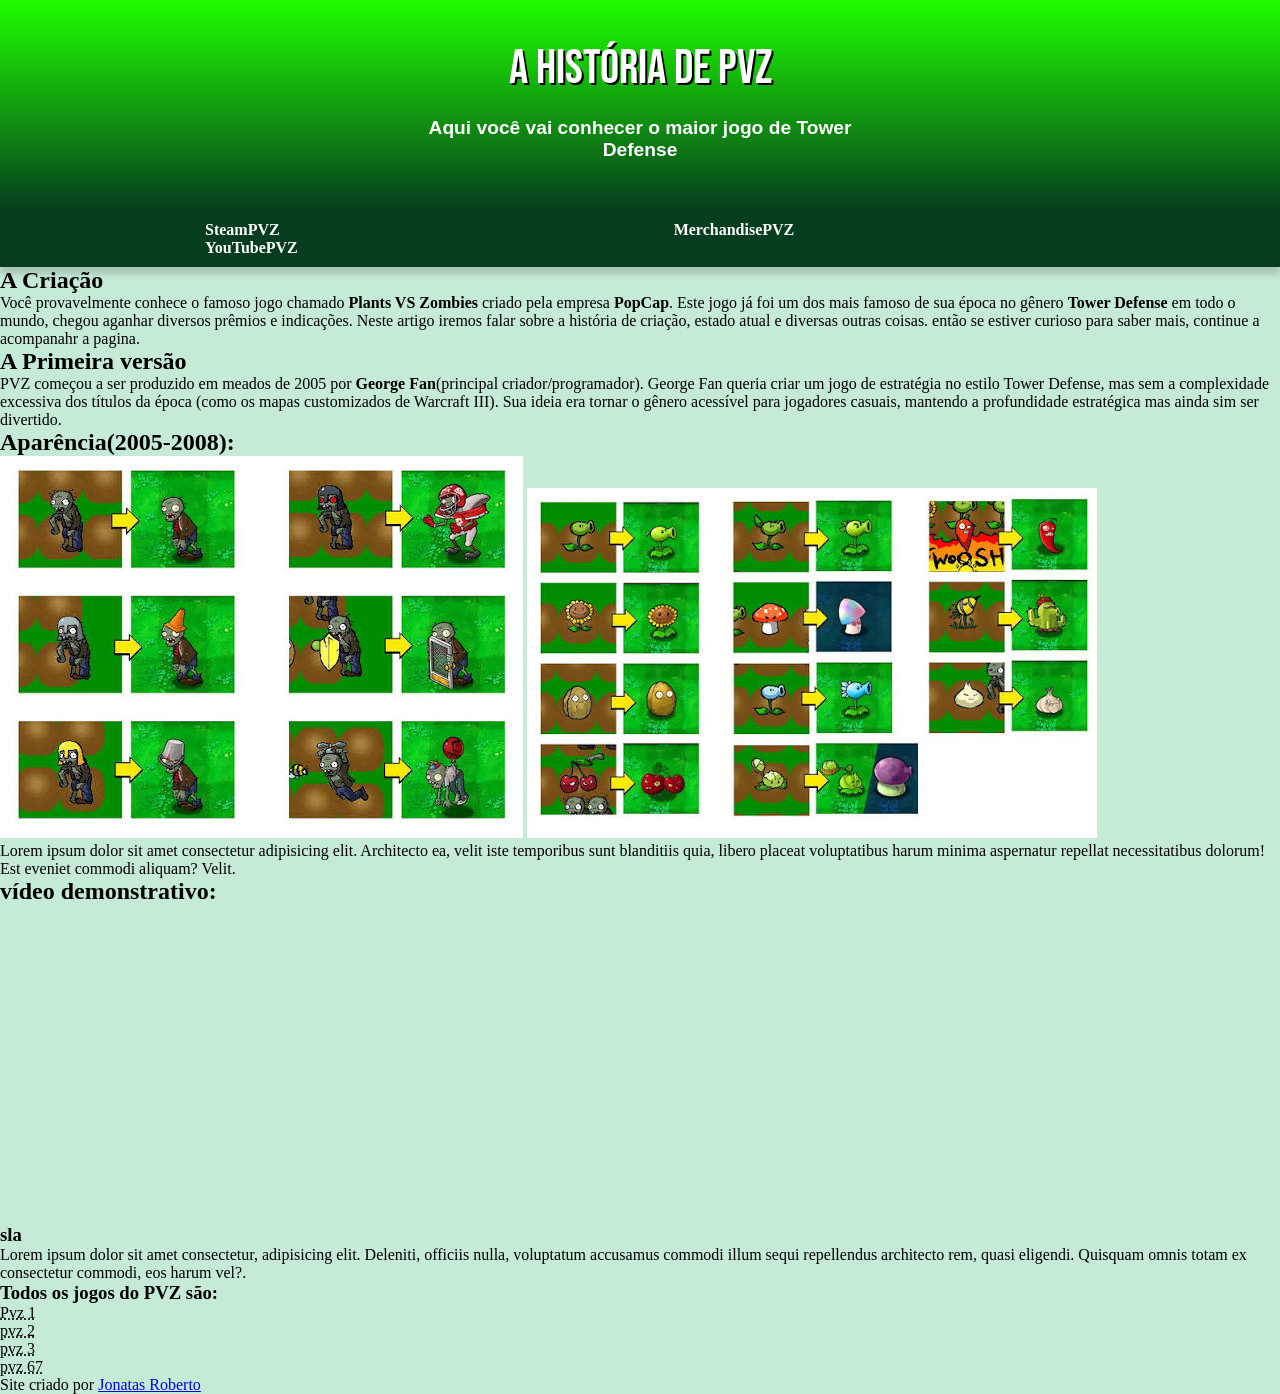
<file: frontend/index.html>
<!DOCTYPE html>
<html lang="pt-br">
<head>
    <meta charset="UTF-8">
    <meta name="viewport" content="width=device-width, initial-scale=1.0">
    <link rel="shortcut icon" href="primal sun flower/peashooter.ico" type="image/x-icon">
    <title>A História do PVZ</title>
    <link rel="stylesheet" href="estilo/style.CSS">
</head>
<body>
    <header><h1>A História de PVZ</h1>
    <p><strong>Aqui você vai conhecer o maior jogo de Tower Defense</strong></p></header>
    <nav>
        <a href="https://store.steampowered.com/app/3590/Plants_vs_Zombies_GOTY_Edition/">SteamPVZ</a>
        <a href="https://youtooz.com/collections/plants-vs-zombies?srsltid=AU7gw4WsgpcXF_gKHAP5e0-0diN-7Wm3K2Yk-ECMkCXltiCTGUeqhSZ3">MerchandisePVZ</a>
        <a href="https://www.youtube.com/watch?v=Y2Jy4aMj77Y">YouTubePVZ</a>
    </nav>
    <main>
        <article>
            <h1>A Criação</h1>
            <p>Você provavelmente conhece o famoso jogo chamado <strong>Plants VS Zombies</strong> criado pela empresa <strong>PopCap</strong>. Este jogo já foi um dos mais famoso de sua época no gênero <strong>Tower Defense</strong> em todo o mundo, chegou aganhar diversos prêmios e indicações. Neste artigo iremos falar sobre a história de criação, estado atual e diversas outras coisas. então se estiver curioso para saber mais, continue a acompanahr a pagina. </p>

            <h2>A Primeira versão</h2>

            <p>PVZ começou a ser produzido em meados de 2005 por <strong>George Fan</strong>(principal criador/programador). George Fan queria criar um jogo de estratégia no estilo Tower Defense, mas sem a complexidade excessiva dos títulos da época (como os mapas customizados de Warcraft III). Sua ideia era tornar o gênero acessível para jogadores casuais, mantendo a profundidade estratégica mas ainda sim ser divertido. </p>
            <h2>Aparência(2005-2008):</h2>
            <picture>
                <source media="(min-width:1000px)" srcset="">
                <img src="imagens/imagem2.jpeg" alt="Pri,eira tela de carregamento">
            <source media="(1000px)" srcset="">
        <img src="imagens/images (1).jpeg" alt=""></picture>
        <p>Lorem ipsum dolor sit amet consectetur adipisicing elit. Architecto ea, velit iste temporibus sunt blanditiis quia, libero placeat voluptatibus harum minima aspernatur repellat necessitatibus dolorum! Est eveniet commodi aliquam? Velit.</p>

        <h2>vídeo demonstrativo:</h2>

       



        </article>


        <div id="video">
            <iframe width="560" height="315" src="https://www.youtube.com/embed/xNQNAk6aFUU?si=QjUH35ogDPHR9hcx" title="YouTube video player" frameborder="0" allow="accelerometer; autoplay; clipboard-write; encrypted-media; gyroscope; picture-in-picture; web-share" referrerpolicy="strict-origin-when-cross-origin" allowfullscreen></iframe>
            </div>
            <aside>
            <h3>sla</h3>
            <p>Lorem ipsum dolor sit amet consectetur, adipisicing elit. Deleniti, officiis nulla, voluptatum accusamus commodi illum sequi repellendus architecto rem, quasi eligendi. Quisquam omnis totam ex consectetur commodi, eos harum vel?.</p>
            </aside>

            <h3>Todos os jogos do PVZ são:</h3>
            <ul>
                <abbr title="Bolo de copo">Pvz 1</abbr></li>
                <li>
                <abbr title="Rosquinha">pvz 2</abbr></li>
                <li>
                <abbr title="Bomba">pvz 3</abbr></li>
                <li>
                <abbr title="Iogurte congelado">pvz 67</abbr></li>

    </main>
    <footer>
        <p>Site criado por <a href="https://github.com/jjdokapa&quot; target="_blank"> Jonatas Roberto</a>
        </footer>
</body>
</html>
</file>
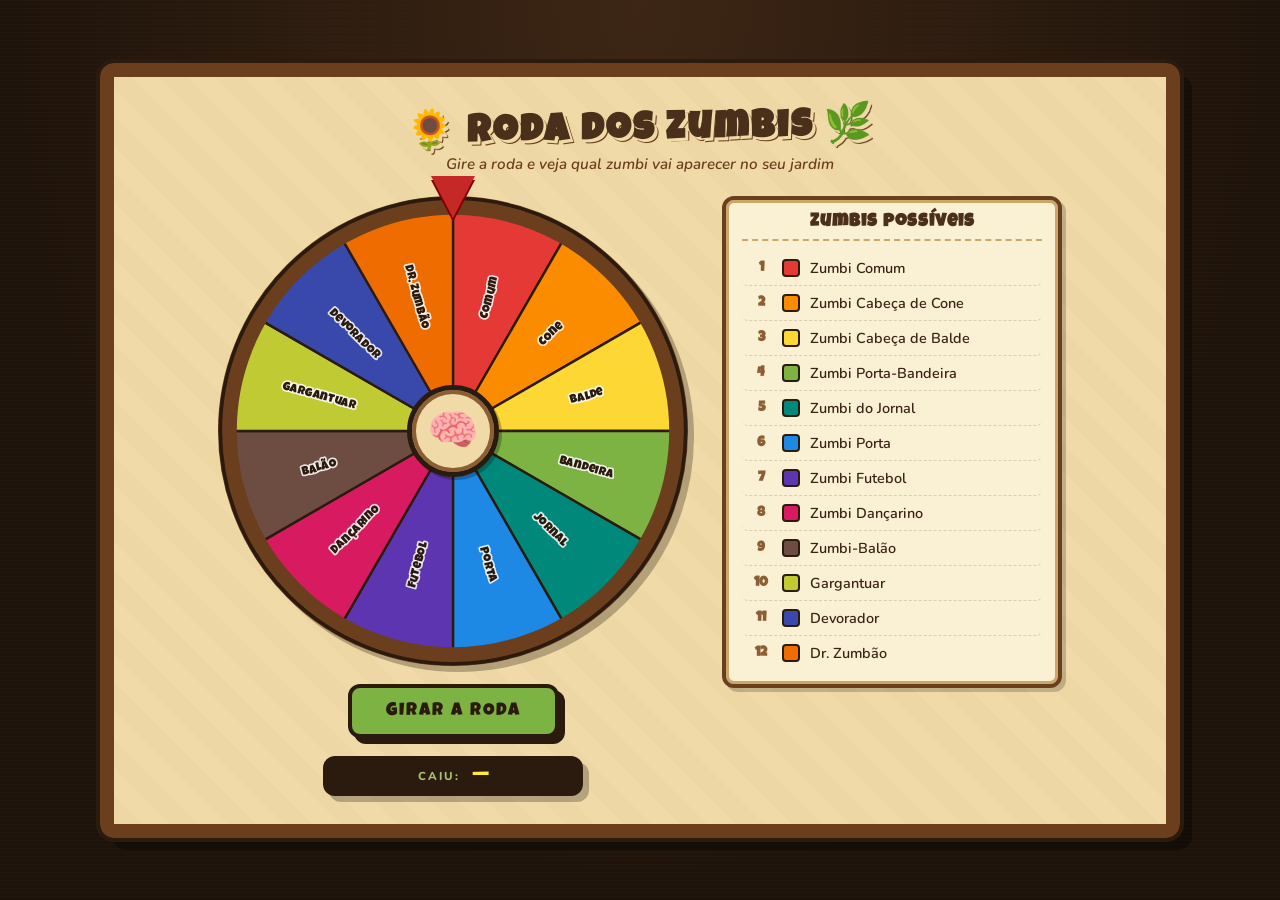
<file: frontend/pvzroleta.html>
<!DOCTYPE html>
<html lang="pt-BR">
<head>
<meta charset="UTF-8">
<meta name="viewport" content="width=device-width, initial-scale=1.0">
<title>Roda dos Zumbis · PvZ</title>
<link rel="preconnect" href="https://fonts.googleapis.com">
<link rel="preconnect" href="https://fonts.gstatic.com" crossorigin>
<link href="https://fonts.googleapis.com/css2?family=Luckiest+Guy&family=Nunito:wght@600;800&display=swap" rel="stylesheet">
<style>
  * { margin: 0; padding: 0; box-sizing: border-box; }

  html, body {
    font-family: 'Nunito', sans-serif;
    color: #2b1a0e;
  }

  body {
    background: #1e130a;
    background-image:
      radial-gradient(ellipse at top, #3d2615 0%, transparent 70%),
      repeating-linear-gradient(0deg, transparent 0 3px, rgba(255,255,255,0.015) 3px 4px);
    min-height: 100vh;
    padding: 24px;
    display: flex;
    align-items: center;
    justify-content: center;
  }

  /* Moldura de madeira com papel dentro */
  .frame {
    background: #f0dba8;
    background-image:
      repeating-linear-gradient(45deg, rgba(139,94,52,0.03) 0 20px, transparent 20px 40px);
    border: 14px solid #6b3e1e;
    outline: 4px solid #2b1a0e;
    border-radius: 14px;
    padding: 26px 28px 28px;
    box-shadow: 12px 12px 0 rgba(0,0,0,0.35);
    max-width: 1080px;
    width: 100%;
  }

  h1 {
    font-family: 'Luckiest Guy', cursive;
    font-size: 2.4rem;
    text-align: center;
    color: #4a2f1a;
    text-shadow: 3px 3px 0 #f0dba8, 4px 4px 0 #6b3e1e;
    letter-spacing: 3px;
    margin-bottom: 4px;
    transform: rotate(-1deg);
  }

  .sub {
    text-align: center;
    color: #6b3e1e;
    font-size: 0.95rem;
    font-weight: 600;
    font-style: italic;
    margin-bottom: 22px;
  }

  main {
    display: flex;
    gap: 34px;
    align-items: flex-start;
    justify-content: center;
    flex-wrap: wrap;
  }

  /* ---- Coluna da roda ---- */
  .wheel-col {
    display: flex;
    flex-direction: column;
    align-items: center;
    gap: 18px;
  }

  .wheel-wrap {
    position: relative;
    width: 470px;
    height: 470px;
    max-width: 82vw;
    max-height: 82vw;
  }

  .wheel {
    width: 100%;
    height: 100%;
    display: block;
    transition: transform 6s cubic-bezier(0.17, 0.67, 0.2, 1);
    filter: drop-shadow(6px 6px 0 rgba(43,26,14,0.3));
  }

  .hub {
    position: absolute;
    top: 50%; left: 50%;
    transform: translate(-50%, -50%);
    width: 92px; height: 92px;
    border-radius: 50%;
    background: #f0dba8;
    border: 5px solid #2b1a0e;
    box-shadow: inset 0 0 0 4px #8b5e34, 3px 3px 0 rgba(0,0,0,0.25);
    display: flex;
    align-items: center;
    justify-content: center;
    font-size: 2.6rem;
    z-index: 3;
  }

  /* Ponteiro em cima */
  .pointer {
    position: absolute;
    top: -20px;
    left: 50%;
    transform: translateX(-50%);
    width: 0; height: 0;
    border-left: 22px solid transparent;
    border-right: 22px solid transparent;
    border-top: 42px solid #c62828;
    filter: drop-shadow(0 4px 0 #7f0000);
    z-index: 4;
  }

  button {
    font-family: 'Luckiest Guy', cursive;
    font-size: 1.15rem;
    letter-spacing: 2px;
    padding: 14px 34px;
    border: 4px solid #2b1a0e;
    border-radius: 12px;
    background: #7cb342;
    color: #2b1a0e;
    cursor: pointer;
    box-shadow: 6px 6px 0 #2b1a0e;
    transition: transform 0.08s, box-shadow 0.08s, background 0.15s;
    text-transform: uppercase;
  }
  button:hover:not(:disabled) { background: #8bc34a; }
  button:active:not(:disabled) {
    transform: translate(4px, 4px);
    box-shadow: 2px 2px 0 #2b1a0e;
  }
  button:disabled {
    opacity: 0.7;
    cursor: not-allowed;
    background: #b0a08c;
  }

  .result {
    display: flex;
    align-items: center;
    gap: 12px;
    background: #2b1a0e;
    border-radius: 12px;
    padding: 10px 22px;
    min-width: 260px;
    justify-content: center;
    box-shadow: 6px 6px 0 rgba(0,0,0,0.25);
  }
  .r-label {
    font-size: 0.72rem;
    letter-spacing: 2px;
    color: #a5c46c;
    font-weight: 800;
  }
  .r-value {
    font-family: 'Luckiest Guy', cursive;
    font-size: 1.25rem;
    color: #ffeb3b;
  }

  /* ---- Coluna da tabela ---- */
  .table-col {
    flex: 1 1 280px;
    max-width: 340px;
    min-width: 260px;
    background: #faf0d4;
    border: 4px solid #6b3e1e;
    border-radius: 12px;
    padding: 14px 16px;
    box-shadow: inset 0 0 0 3px #c9a86a, 4px 4px 0 rgba(0,0,0,0.2);
  }

  .table-col h2 {
    font-family: 'Luckiest Guy', cursive;
    font-size: 1.1rem;
    color: #4a2f1a;
    text-align: center;
    margin-bottom: 10px;
    letter-spacing: 1px;
    border-bottom: 2px dashed #c9a86a;
    padding-bottom: 8px;
  }

  .zombie-list {
    list-style: none;
    max-height: 430px;
    overflow-y: auto;
  }
  .zombie-list::-webkit-scrollbar { width: 8px; }
  .zombie-list::-webkit-scrollbar-track { background: #ecdcb3; border-radius: 8px; }
  .zombie-list::-webkit-scrollbar-thumb { background: #8b5e34; border-radius: 8px; }

  .zombie-list li {
    display: flex;
    align-items: center;
    gap: 10px;
    padding: 7px 8px;
    border-bottom: 1px dashed rgba(107, 62, 30, 0.2);
    font-weight: 600;
    font-size: 0.9rem;
    color: #3a2415;
    border-radius: 6px;
    transition: background 0.15s, transform 0.15s;
  }
  .zombie-list li:last-child { border-bottom: none; }
  .zombie-list li.highlight {
    background: #ffe082;
    color: #2b1a0e;
    font-weight: 800;
    transform: scale(1.03);
    box-shadow: 2px 2px 0 #2b1a0e;
  }
  .swatch {
    width: 18px; height: 18px;
    border: 2px solid #2b1a0e;
    border-radius: 4px;
    flex-shrink: 0;
  }
  .num {
    font-family: 'Luckiest Guy', cursive;
    font-size: 0.85rem;
    color: #8b5e34;
    min-width: 22px;
    text-align: center;
  }

  @media (max-width: 820px) {
    h1 { font-size: 1.7rem; }
    .frame { padding: 18px; border-width: 10px; }
    .wheel-wrap { width: 380px; height: 380px; }
    .hub { width: 72px; height: 72px; font-size: 2rem; }
    .pointer {
      border-left-width: 16px;
      border-right-width: 16px;
      border-top-width: 32px;
      top: -14px;
    }
  }
</style>
</head>
<body>

<div class="frame">
  <h1>🌻 Roda dos Zumbis 🌿</h1>
  <p class="sub">Gire a roda e veja qual zumbi vai aparecer no seu jardim</p>

  <main>
    <section class="wheel-col">
      <div class="wheel-wrap">
        <div class="pointer"></div>
        <svg class="wheel" id="wheel" viewBox="-100 -100 200 200"></svg>
        <div class="hub">🧠</div>
      </div>

      <button id="spinBtn">Girar a Roda</button>

      <div class="result">
        <span class="r-label">CAIU:</span>
        <span class="r-value" id="resultValue">—</span>
      </div>
    </section>

    <aside class="table-col">
      <h2>Zumbis possíveis</h2>
      <ul class="zombie-list" id="zombieList"></ul>
    </aside>
  </main>
</div>

<script>
  // ============================================================
  // LISTA DE ZUMBIS (12 — cabe bem na roda, nome curto + completo)
  // ============================================================
  const ZOMBIES = [
    { short: 'Comum',     full: 'Zumbi Comum' },
    { short: 'Cone',      full: 'Zumbi Cabeça de Cone' },
    { short: 'Balde',     full: 'Zumbi Cabeça de Balde' },
    { short: 'Bandeira',  full: 'Zumbi Porta-Bandeira' },
    { short: 'Jornal',    full: 'Zumbi do Jornal' },
    { short: 'Porta',     full: 'Zumbi Porta' },
    { short: 'Futebol',   full: 'Zumbi Futebol' },
    { short: 'Dançarino', full: 'Zumbi Dançarino' },
    { short: 'Balão',     full: 'Zumbi-Balão' },
    { short: 'Gargantuar',full: 'Gargantuar' },
    { short: 'Devorador', full: 'Devorador' },
    { short: 'Dr. Zumbão',full: 'Dr. Zumbão' }
  ];

  // Cores sólidas saturadas (estilo cartoon, tipo a roleta de referência)
  const CORES = [
    '#e53935', // vermelho
    '#fb8c00', // laranja
    '#fdd835', // amarelo
    '#7cb342', // verde
    '#00897b', // verde-água
    '#1e88e5', // azul
    '#5e35b1', // roxo
    '#d81b60', // rosa
    '#6d4c41', // marrom
    '#c0ca33', // verde-limão
    '#3949ab', // índigo
    '#ef6c00'  // laranja escuro
  ];

  const N = ZOMBIES.length;
  const SEG = 360 / N;              // ângulo de cada fatia (30° para 12)
  const SVGNS = 'http://www.w3.org/2000/svg';

  const wheelSvg    = document.getElementById('wheel');
  const spinBtn     = document.getElementById('spinBtn');
  const resultValue = document.getElementById('resultValue');
  const zombieList  = document.getElementById('zombieList');

  let rotation = 0;         // rotação acumulada em graus
  let spinning = false;

  // ============================================================
  // DESENHAR A RODA NO SVG
  // ============================================================
  function desenharRoda() {
    const R = 95;

    ZOMBIES.forEach((z, i) => {
      const startAngle = -90 + i * SEG;          // topo = -90°
      const endAngle   = startAngle + SEG;
      const midAngle   = startAngle + SEG / 2;

      const sRad = startAngle * Math.PI / 180;
      const eRad = endAngle   * Math.PI / 180;

      const x1 = Math.cos(sRad) * R, y1 = Math.sin(sRad) * R;
      const x2 = Math.cos(eRad) * R, y2 = Math.sin(eRad) * R;

      // Fatia (path de pizza)
      const path = document.createElementNS(SVGNS, 'path');
      path.setAttribute('d', `M 0 0 L ${x1} ${y1} A ${R} ${R} 0 0 1 ${x2} ${y2} Z`);
      path.setAttribute('fill', CORES[i % CORES.length]);
      path.setAttribute('stroke', '#2b1a0e');
      path.setAttribute('stroke-width', '1');
      path.setAttribute('stroke-linejoin', 'round');
      wheelSvg.appendChild(path);

      // Texto radial (curto)
      const textR = R * 0.62;
      const text = document.createElementNS(SVGNS, 'text');
      text.setAttribute('font-family', 'Luckiest Guy, cursive');
      text.setAttribute('font-size', '5');
      text.setAttribute('fill', '#2b1a0e');
      text.setAttribute('text-anchor', 'middle');
      text.setAttribute('dominant-baseline', 'middle');
      text.setAttribute('style',
        'paint-order: stroke; stroke: rgba(255,255,255,0.85); stroke-width: 1.4; stroke-linejoin: round;');
      text.textContent = z.short;

      // Vira o texto do lado de baixo pra ficar legível
      const flip = midAngle > 90 && midAngle < 270;
      const transform = flip
        ? `rotate(${midAngle + 180}) translate(${-textR}, 0)`
        : `rotate(${midAngle}) translate(${textR}, 0)`;
      text.setAttribute('transform', transform);
      wheelSvg.appendChild(text);
    });

    // Anel externo de madeira
    const anel = document.createElementNS(SVGNS, 'circle');
    anel.setAttribute('cx', '0');
    anel.setAttribute('cy', '0');
    anel.setAttribute('r', '96');
    anel.setAttribute('fill', 'none');
    anel.setAttribute('stroke', '#6b3e1e');
    anel.setAttribute('stroke-width', '8');
    wheelSvg.appendChild(anel);

    // Contorno fino por fora
    const contorno = document.createElementNS(SVGNS, 'circle');
    contorno.setAttribute('cx', '0');
    contorno.setAttribute('cy', '0');
    contorno.setAttribute('r', '99');
    contorno.setAttribute('fill', 'none');
    contorno.setAttribute('stroke', '#2b1a0e');
    contorno.setAttribute('stroke-width', '1.5');
    wheelSvg.appendChild(contorno);
  }

  // ============================================================
  // TABELA LATERAL
  // ============================================================
  function construirTabela() {
    ZOMBIES.forEach((z, i) => {
      const li = document.createElement('li');
      li.dataset.index = i;
      li.innerHTML = `
        <span class="num">${i + 1}</span>
        <span class="swatch" style="background:${CORES[i % CORES.length]}"></span>
        <span>${z.full}</span>
      `;
      zombieList.appendChild(li);
    });
  }

  // ============================================================
  // DESCOBRIR O VENCEDOR PARA UMA DADA ROTAÇÃO
  // Ponteiro fica em cima (-90°) — achamos qual fatia está lá
  // ============================================================
  function acharVencedor(rot) {
    const alvo = ((-90 - rot) % 360 + 360) % 360;
    for (let i = 0; i < N; i++) {
      const s = -90 + i * SEG;
      const sNorm = ((s % 360) + 360) % 360;
      const eNorm = sNorm + SEG;
      if (eNorm > 360) {
        if (alvo >= sNorm || alvo < (eNorm - 360)) return i;
      } else {
        if (alvo >= sNorm && alvo < eNorm) return i;
      }
    }
    return 0;
  }

  // ============================================================
  // GIRAR
  // ============================================================
  function girar() {
    if (spinning) return;
    spinning = true;
    spinBtn.disabled = true;
    spinBtn.textContent = 'Girando...';
    resultValue.textContent = '...';
    document.querySelectorAll('.zombie-list li').forEach(li => li.classList.remove('highlight'));

    // Sorteia o vencedor e calcula a rotação final
    const vencedor = Math.floor(Math.random() * N);
    const centroFatia = -90 + vencedor * SEG + SEG / 2;

    // Rotação-alvo (mod 360): precisamos que centroFatia + rot ≡ -90
    const alvoBase = ((-90 - centroFatia) % 360 + 360) % 360;
    const atualBase = ((rotation % 360) + 360) % 360;
    let delta = alvoBase - atualBase;
    if (delta < 0) delta += 360;

    const voltas = 5 + Math.floor(Math.random() * 3); // 5 a 7 voltas
    rotation += voltas * 360 + delta;

    wheelSvg.style.transform = `rotate(${rotation}deg)`;

    // Aguarda a transição do CSS (6s)
    setTimeout(() => {
      resultValue.textContent = ZOMBIES[vencedor].full;
      const linha = document.querySelector(`.zombie-list li[data-index="${vencedor}"]`);
      if (linha) linha.classList.add('highlight');
      spinning = false;
      spinBtn.disabled = false;
      spinBtn.textContent = 'Girar de novo';
    }, 6150);
  }

  // ============================================================
  // INICIAR
  // ============================================================
  desenharRoda();
  construirTabela();
  spinBtn.addEventListener('click', girar);
  document.addEventListener('keydown', (e) => {
    if ((e.key === ' ' || e.key === 'Enter') && !spinBtn.disabled) {
      e.preventDefault();
      girar();
    }
  });
</script>

</body>
</html>
</file>
<file: frontend/estilo/style.CSS>
@charset "UTF-8";

@import url('https://fonts.googleapis.com/css2?family=Bebas+Neue&family=Love+Ya+Like+A+Sister&display=swap&#39');

@font-face {
font-family: 'android';
src: url('../fontes/idroid.otf') format('opentype');
font-weight: normal;
}

:root{
--cor0:#c5ebd6;
--cor1:#1100ff;
--cor2:#003cff;
--cor3:#1eff00; /*063d1e*/
--cor4:#1a5c37;
--cor5:#063d1e;

--font-padrão:Arial,Verdana, Helvetica, sans-serif;
--font-destaque: 'Bebas Neue', sans-serif;
--font-android: 'android','cursive';
}

*{
margin: 0px;
padding: 0px;
}
body{
background-color: var(--cor0);
font-size: var(--font-padrão);
}

a.externo::after{
content: '\00A0\1F517';
}
header{
background-image: linear-gradient(to bottom, var(--cor3),var(--cor5));
min-height: 150px;
text-align: center;
padding-top: 40px;
}

header > h1{
color: white;
font-family: var(--font-destaque);
font-size: 3em;
font-weight: normal;
margin-bottom: 20px;
text-shadow: 2px 2px 0px rgb(0,0,0.267);

}

header > p{
font-family: var(--font-padrão);
font-size: 1.2em;
color: white;
max-width: 500px;
padding-right: 10px;
padding-left: 10px;
margin: auto;
padding-bottom: 50px;
text-shadow: 2px, 2px, 0px rgba(0, 0, 0, 0.267);
}

nav{
background-color: var(--cor5);
padding: 10px;
box-shadow: 0px 7px 7px rgb(0,0,0,0.167);
}

nav > a{
    color:white;
    padding: 195px;
    font-weight: bold;
    text-decoration: none;
}
</file>
